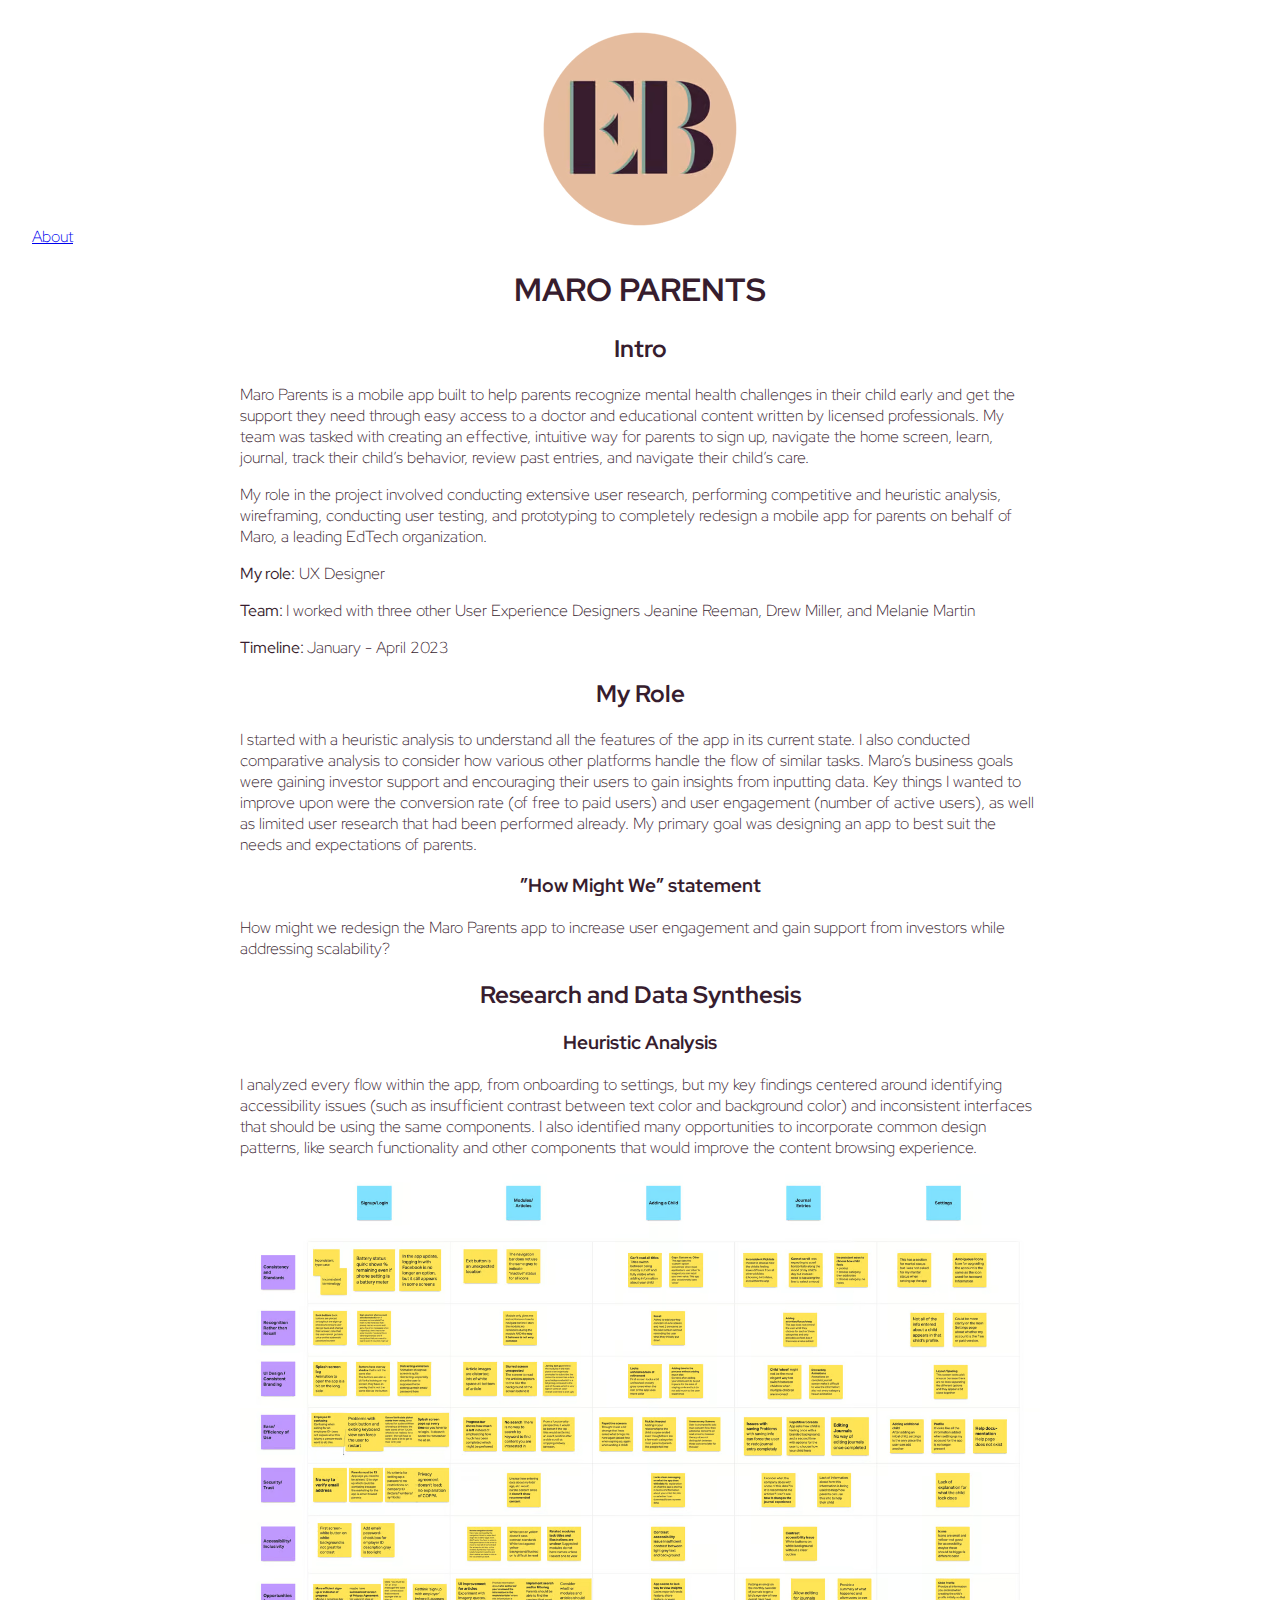
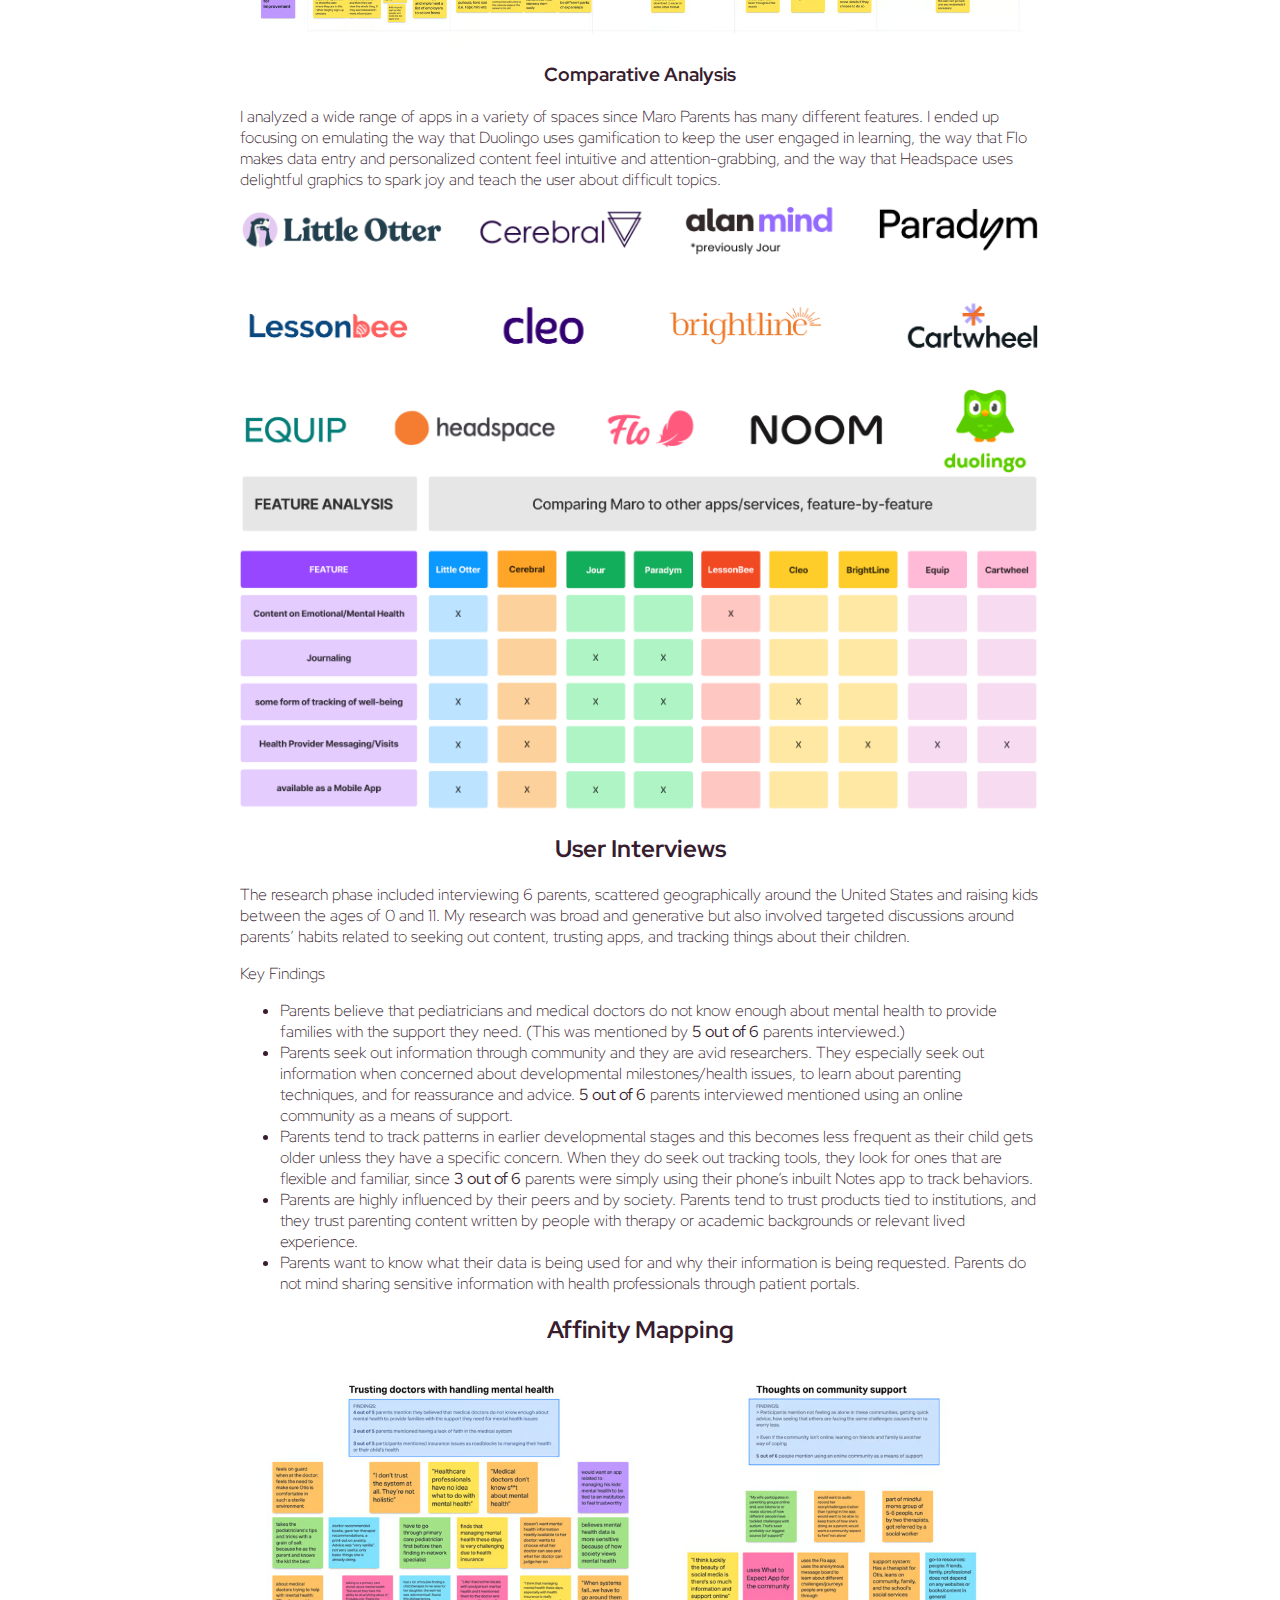
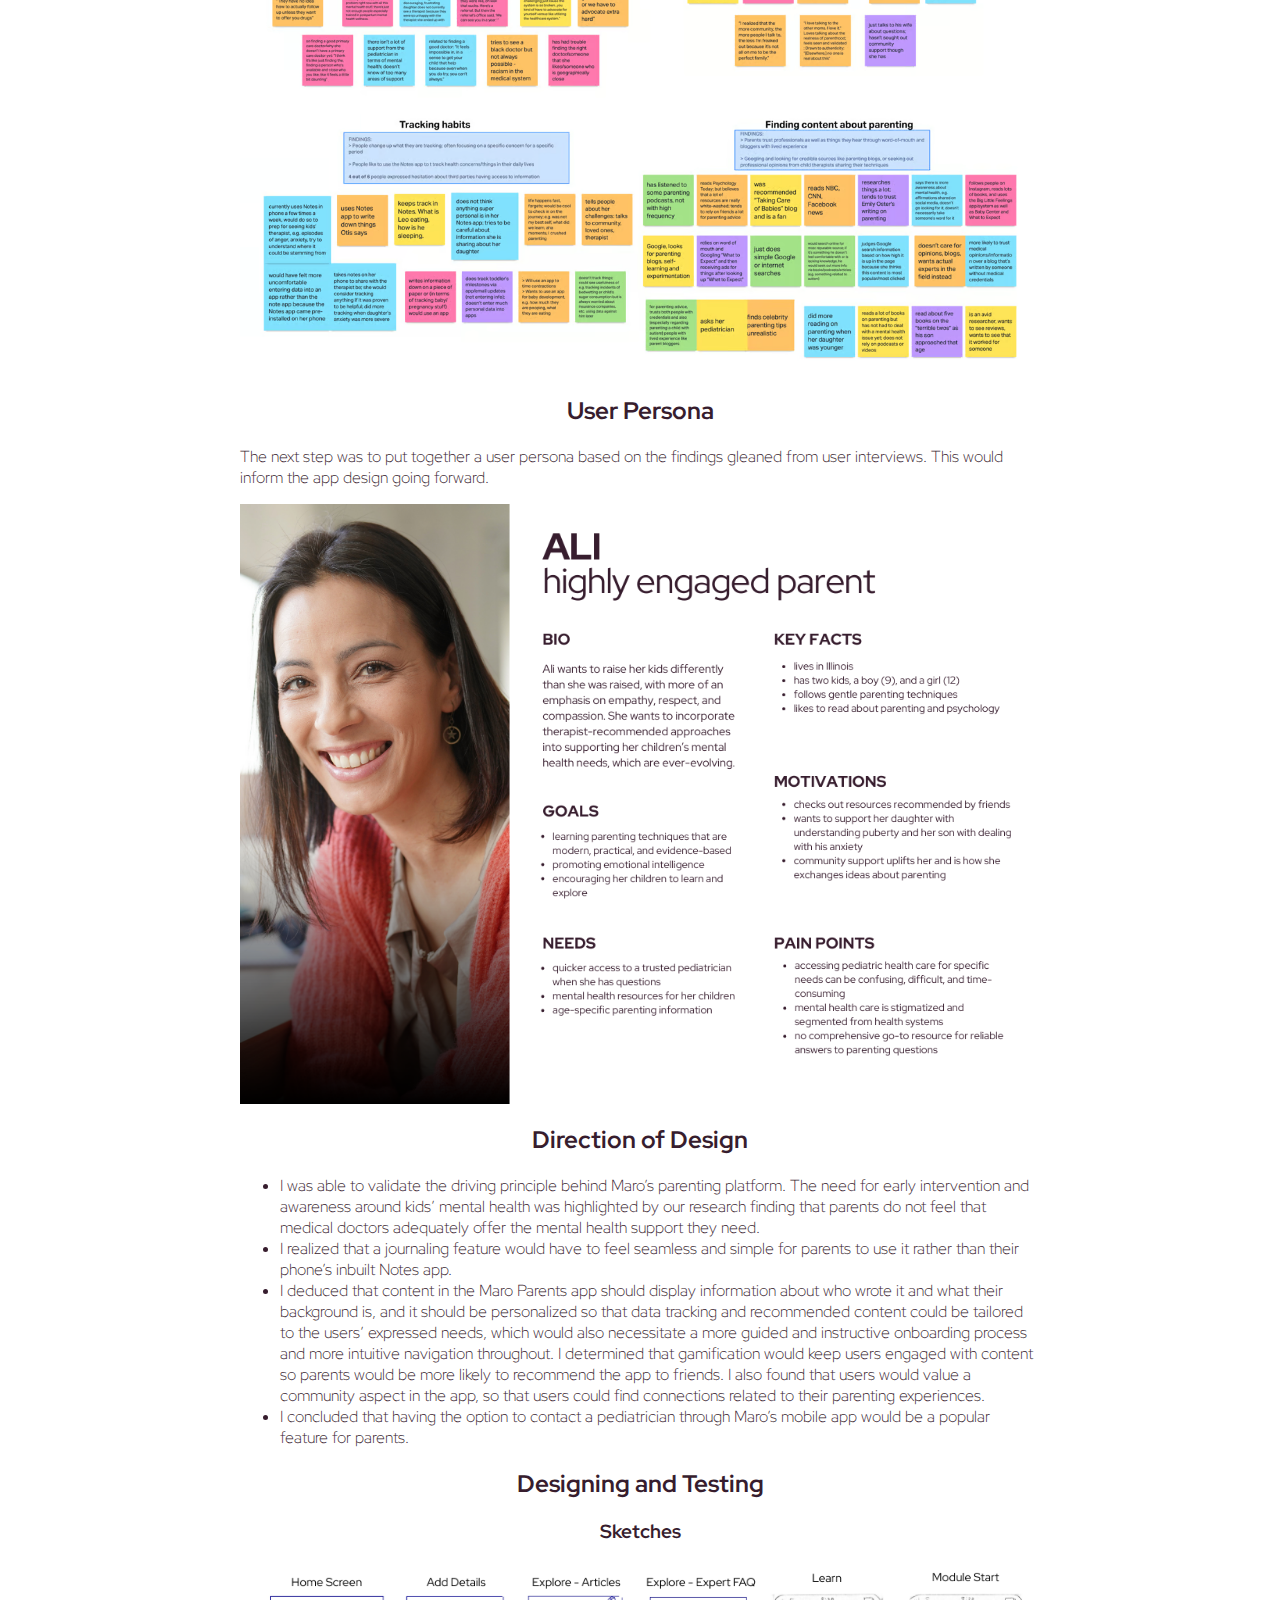
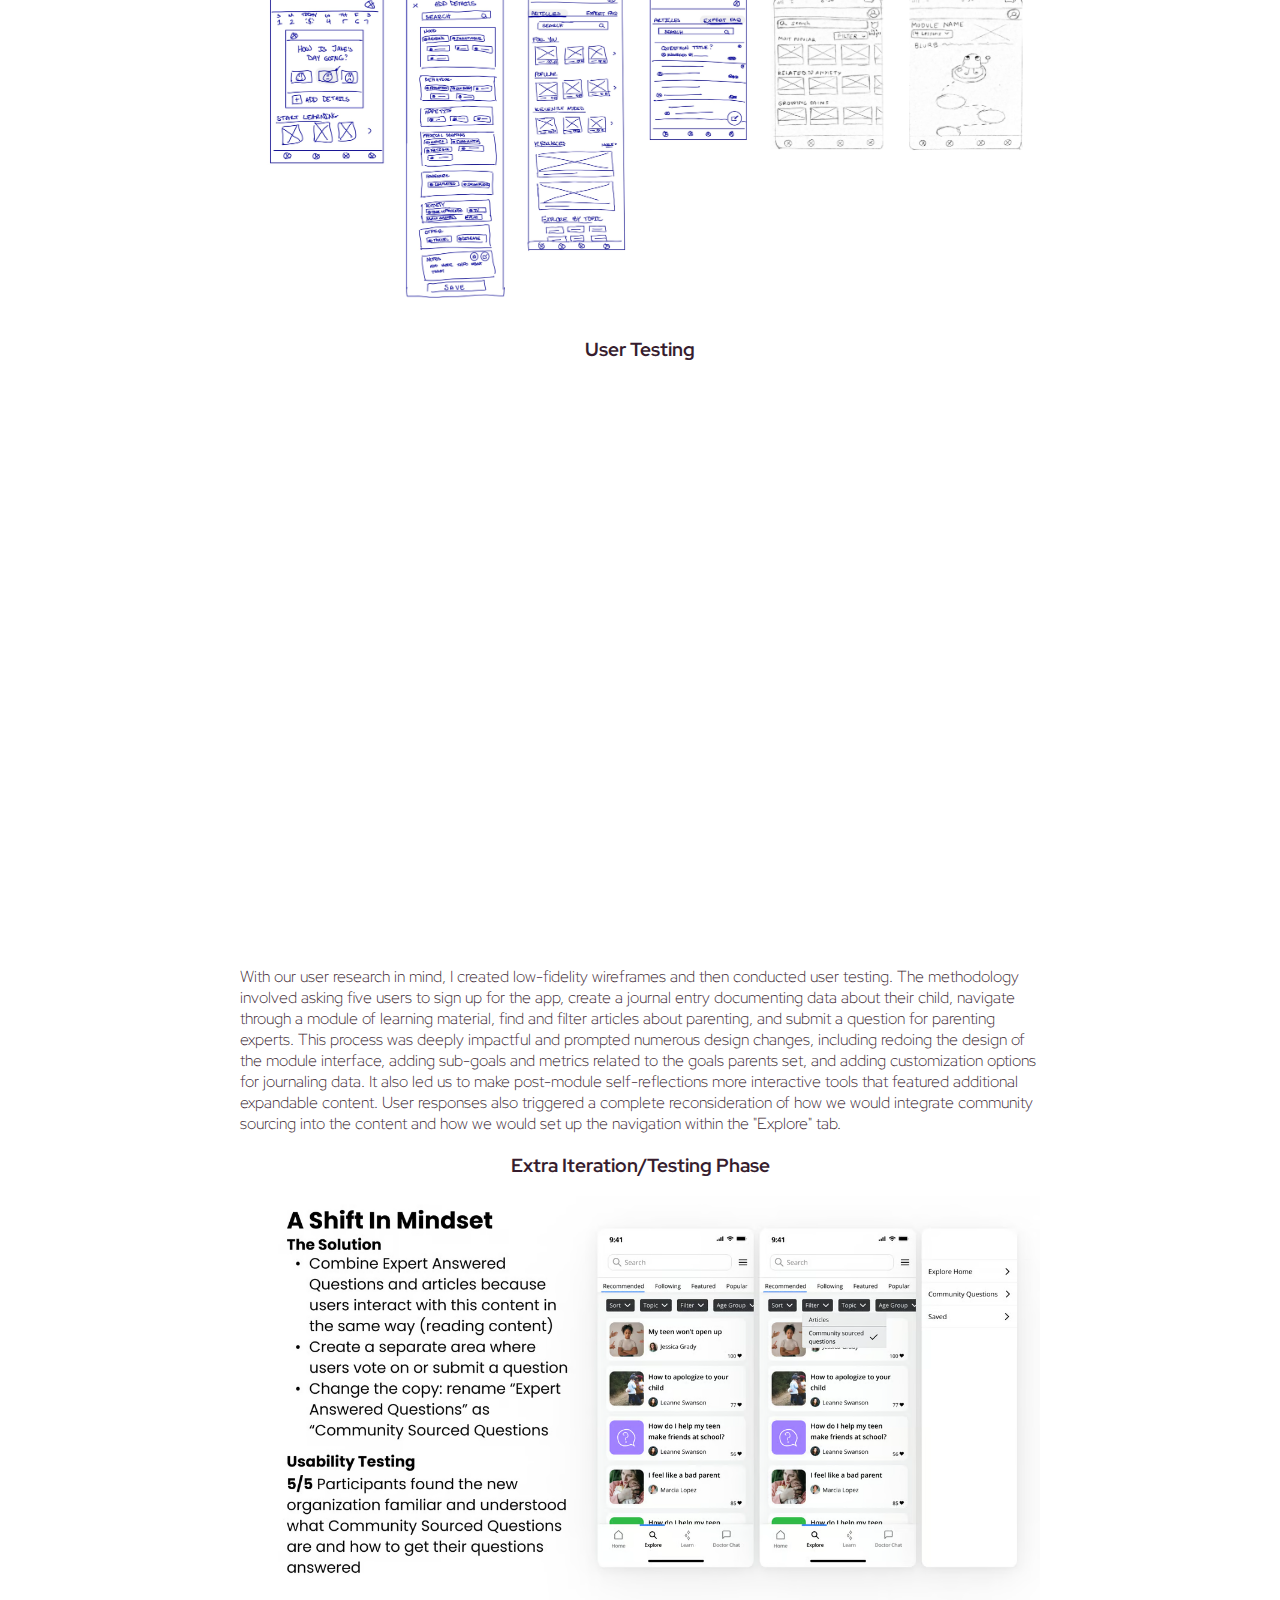
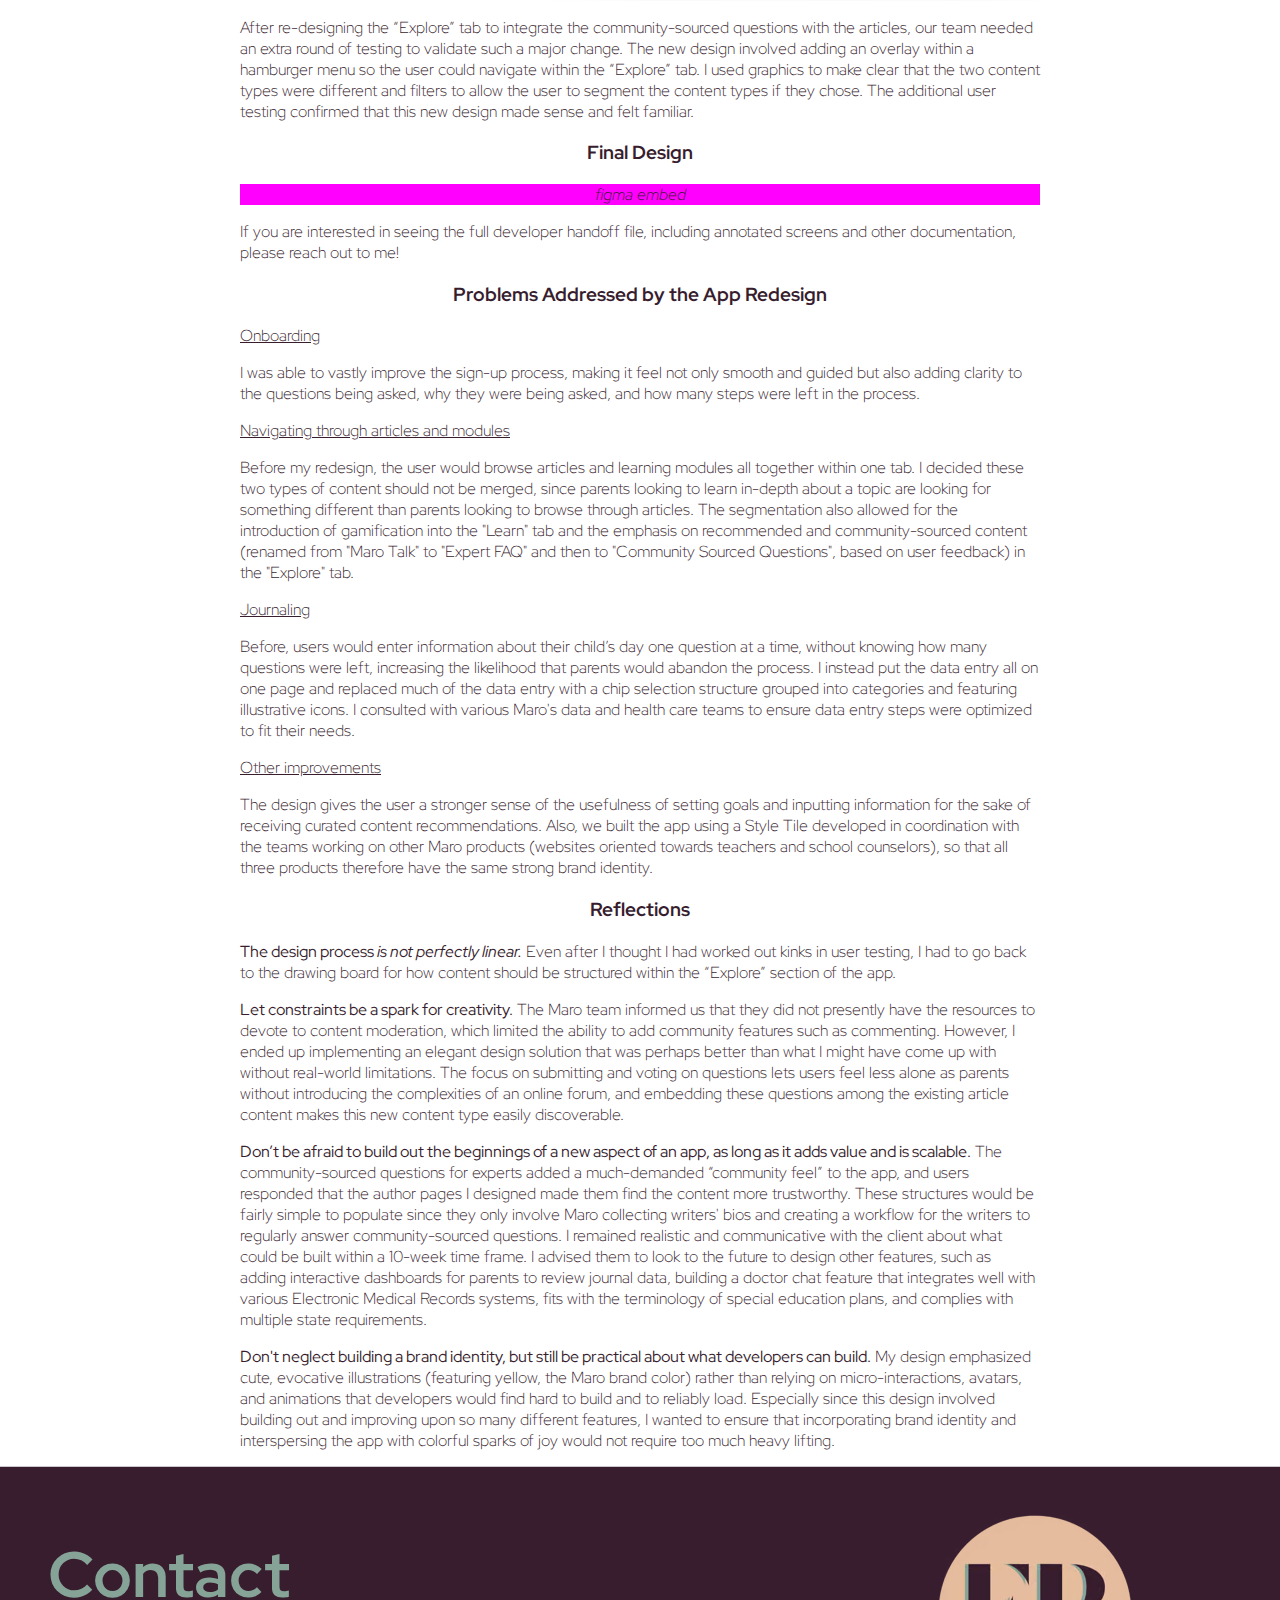
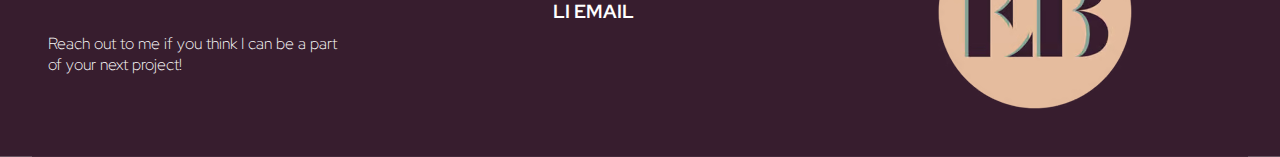
<file: index.html>
<html>

<head>
	<meta http-equiv="Content-Type" content="text/html; charset=UTF-8">
	<title>
		Emily Boyd Portfolio
	</title>
	<link href="main.css" rel="stylesheet">
	<link rel="icon" type="image/x-icon" href="/images/logo.avif">
	<link rel="preconnect" href="https://fonts.googleapis.com">
	<link rel="preconnect" href="https://fonts.gstatic.com" crossorigin>
	<link href="https://fonts.googleapis.com/css2?family=Red+Hat+Display:ital,wght@0,300;0,400;0,700;1,300;1,900&display=swap" rel="stylesheet">
</head>

<body>
	<div class="image-container">
		<img src="images/logo.avif" />
	</div>
	<a href="about.html">About</a>
	<h1>MARO PARENTS</h1>
	<section class="content">
		<h2>Intro</h2>
		<p>Maro Parents is a mobile app built to help parents recognize mental health challenges in their child early
			and get the support they need through easy access to a doctor and educational content written by licensed
			professionals. My team was tasked with creating an effective, intuitive way for parents to sign up, navigate
			the home screen, learn, journal, track their child’s behavior, review past entries, and navigate their
			child’s care.</p>

		<p>My role in the project involved conducting extensive user research, performing competitive and heuristic
			analysis, wireframing, conducting user testing, and prototyping to completely redesign a mobile app for
			parents on behalf of Maro, a leading EdTech organization.</p>

		<p><b>My role:</b> UX Designer</p>
		<p><b>Team: </b>I worked with three other User Experience Designers Jeanine Reeman, Drew Miller, and Melanie
			Martin</p>
		<p><b>Timeline: </b>January - April 2023</p>


		<h2>My Role</h2>

		<p>I started with a heuristic analysis to understand all the features of the app in its current state. I also
			conducted
			comparative analysis to consider how various other platforms handle the flow of similar tasks. Maro’s
			business goals
			were gaining investor support and encouraging their users to gain insights from inputting data. Key things I
			wanted
			to improve upon were the conversion rate (of free to paid users) and user engagement (number of active
			users), as
			well as limited user research that had been performed already. My primary goal was designing an app to best
			suit the
			needs and expectations of parents.</p>

		<h3>”How Might We” statement</h3>

		<p>How might we redesign the Maro Parents app to increase user engagement and gain support from investors while
			addressing scalability?</p>


		<h2>Research and Data Synthesis</h2>

		<h3>Heuristic Analysis</h3>

		<p>I analyzed every flow within the app, from onboarding to settings, but my key findings centered around
			identifying
			accessibility issues (such as insufficient contrast between text color and background color) and
			inconsistent
			interfaces that should be using the same components. I also identified many opportunities to incorporate
			common
			design patterns, like search functionality and other components that would improve the content browsing
			experience.
		</p>

		<div class="image-container">
			<a href="images/maro/heuristic-analysis-chart.avif">
				<img src="images/maro/heuristic-analysis-chart.avif" />
			</a>
		</div>

		<h3>Comparative Analysis</h3>

		<p>I analyzed a wide range of apps in a variety of spaces since Maro Parents has many different features. I
			ended up
			focusing on emulating the way that Duolingo uses gamification to keep the user engaged in learning, the way
			that Flo
			makes data entry and personalized content feel intuitive and attention-grabbing, and the way that Headspace
			uses
			delightful graphics to spark joy and teach the user about difficult topics. </p>

		<div class="image-container">
			<img src="images/maro/competitive-logos.png" />
		</div>
		<div class="image-container">
			<img src="images/maro/comparison-table.png" />
		</div>

		<h2>User Interviews</h2>

		<p>The research phase included interviewing 6 parents, scattered geographically around the United States and
			raising
			kids between the ages of 0 and 11. My research was broad and generative but also involved targeted
			discussions
			around parents’ habits related to seeking out content, trusting apps, and tracking things about their
			children.</p>

		<p>Key Findings</p>

		<ul>
			<li> Parents believe that pediatricians and medical doctors do not know enough about mental health to
				provide
				families with the support they need. (This was mentioned by <b>5 out of 6</b> parents interviewed.)</li>

			<li>Parents seek out information through community and they are avid researchers. They especially seek out
				information when concerned about developmental milestones/health issues, to learn about parenting
				techniques,
				and for reassurance and advice. <b>5 out of 6</b> parents interviewed mentioned using an online
				community as a
				means of
				support. </li>

			<li>Parents tend to track patterns in earlier developmental stages and this becomes less frequent as their
				child
				gets older unless they have a specific concern. When they do seek out tracking tools, they look for ones
				that
				are flexible and familiar, since <b>3 out of 6</b> parents were simply using their phone’s inbuilt Notes
				app to
				track
				behaviors. </li>

			<li>Parents are highly influenced by their peers and by society. Parents tend to trust products tied to
				institutions, and they trust parenting content written by people with therapy or academic backgrounds or
				relevant lived experience. </li>

			<li>Parents want to know what their data is being used for and why their information is being requested.
				Parents do
				not mind sharing sensitive information with health professionals through patient portals. </li>
		</ul>

		<h2>Affinity Mapping</h2>

		<div class="image-container">
			<img src="images/maro/affinity-maps.avif" />
		</div>

		<h2>User Persona</h2>

		<p>The next step was to put together a user persona based on the findings gleaned from user interviews. This
			would
			inform the app design going forward.</p>

		<div class="image-container">
			<img src="images/maro/ali.png" />
		</div>

		<h2>Direction of Design</h2>

		<ul>
			<li>I was able to validate the driving principle behind Maro’s parenting platform. The need for early
				intervention
				and awareness around kids’ mental health was highlighted by our research finding that parents do not
				feel that
				medical doctors adequately offer the mental health support they need.</li>

			<li>I realized that a journaling feature would have to feel seamless and simple for parents to use it rather
				than
				their phone’s inbuilt Notes app.</li>

			<li>I deduced that content in the Maro Parents app should display information about who wrote it and what
				their
				background is, and it should be personalized so that data tracking and recommended content could be
				tailored to
				the users’ expressed needs, which would also necessitate a more guided and instructive onboarding
				process and
				more intuitive navigation throughout. I determined that gamification would keep users engaged with
				content so
				parents would be more likely to recommend the app to friends. I also found that users would value a
				community
				aspect in the app, so that users could find connections related to their parenting experiences.</li>

			<li>I concluded that having the option to contact a pediatrician through Maro’s mobile app would be a
				popular
				feature for parents.</li>
		</ul>
		<h2>Designing and Testing</h2>
		<h3>Sketches</h3>
		<div class="image-container">
			<img src="images/maro/sketches.webp" />
		</div>
		<h3>User Testing</h3>
		<iframe
			src="https://docs.google.com/presentation/d/e/2PACX-1vSoV8vPFGRs7RX8fALkQcvmNK7Dr68an-SN_-QXe3y9qiHBAm2S5KqIttQ2vop9btREpxL-unBz1i8F/embed?start=false&loop=false&delayms=3000"
			frameborder="0" width="960" height="569" allowfullscreen="true" mozallowfullscreen="true"
			webkitallowfullscreen="true"></iframe>
		<p>With our user research in mind, I created low-fidelity wireframes and then conducted user testing. The
			methodology involved asking five users to sign up for the app, create a journal entry documenting data about
			their child, navigate through a module of learning material, find and filter articles about parenting, and
			submit a question for parenting experts. This process was deeply impactful and prompted numerous design
			changes, including redoing the design of the module interface, adding sub-goals and metrics related to the
			goals parents set, and adding customization options for journaling data. It also led us to make post-module
			self-reflections more interactive tools that featured additional expandable content. User responses also
			triggered a complete reconsideration of how we would integrate community sourcing into the content and how
			we would set up the navigation within the "Explore" tab.</p>
		<h3>Extra Iteration/Testing Phase</h3>

		<div class="image-container">
			<img src="images/maro/shift-in-mindset.avif" />
		</div>
		<p>After re-designing the “Explore” tab to integrate the community-sourced questions with the articles, our team
			needed an extra round of testing to validate such a major change. The new design involved adding an overlay
			within a hamburger menu so the user could navigate within the “Explore” tab. I used graphics to make clear
			that the two content types were different and filters to allow the user to segment the content types if they
			chose. The additional user testing confirmed that this new design made sense and felt familiar. </p>
		<h3>Final Design</h3>
		<p class="todo"><i>figma embed</i></p>
		<p>If you are interested in seeing the full developer handoff file, including annotated screens and other
			documentation, please reach out to me!</p>
		<h3>Problems Addressed by the App Redesign</h3>
		<u>Onboarding</u>
		<p>I was able to vastly improve the sign-up process, making it feel not only smooth and guided but also adding
			clarity to the questions being asked, why they were being asked, and how many steps were left in the
			process.</p>
		<u>Navigating through articles and modules</u>
		<p>Before my redesign, the user would browse articles and learning modules all together within one tab. I
			decided these two types of content should not be merged, since parents looking to learn in-depth about a
			topic are looking for something different than parents looking to browse through articles. The segmentation
			also allowed for the introduction of gamification into the "Learn" tab and the emphasis on recommended and
			community-sourced content (renamed from "Maro Talk" to "Expert FAQ" and then to "Community Sourced
			Questions", based on user feedback) in the "Explore" tab.</p>
		<u>Journaling</u>
		<p>Before, users would enter information about their child’s day one question at a time, without knowing how
			many questions were left, increasing the likelihood that parents would abandon the process. I instead put
			the data entry all on one page and replaced much of the data entry with a chip selection structure grouped
			into categories and featuring illustrative icons. I consulted with various Maro's data and health care teams
			to ensure data entry steps were optimized to fit their needs.</p>
		<u>Other improvements</u>
		<p>The design gives the user a stronger sense of the usefulness of setting goals and inputting information for
			the sake of receiving curated content recommendations. Also, we built the app using a Style Tile developed
			in coordination with the teams working on other Maro products (websites oriented towards teachers and school
			counselors), so that all three products therefore have the same strong brand identity.</p>
		<h3>Reflections</h3>
		<p><b>The design process <i>is not perfectly linear.</i></b> Even after I thought I had worked out kinks in user
			testing, I had to go back to the drawing board for how content should be structured within the “Explore”
			section of the app.</p>
		<p><b>Let constraints be a spark for creativity.</b> The Maro team informed us that they did not presently have
			the resources to devote to content moderation, which limited the ability to add community features such as
			commenting. However, I ended up implementing an elegant design solution that was perhaps better than what I
			might have come up with without real-world limitations. The focus on submitting and voting on questions lets
			users feel less alone as parents without introducing the complexities of an online forum, and embedding
			these questions among the existing article content makes this new content type easily discoverable.</p>
		<p><b>Don’t be afraid to build out the beginnings of a new aspect of an app, as long as it adds value and is
				scalable.</b> The community-sourced questions for experts added a much-demanded “community feel” to the
			app, and users responded that the author pages I designed made them find the content more trustworthy. These
			structures would be fairly simple to populate since they only involve Maro collecting writers' bios and
			creating a workflow for the writers to regularly answer community-sourced questions. I remained realistic
			and communicative with the client about what could be built within a 10-week time frame. I advised them to
			look to the future to design other features, such as adding interactive dashboards for parents to review
			journal data, building a doctor chat feature that integrates well with various Electronic Medical Records
			systems, fits with the terminology of special education plans, and complies with multiple state
			requirements. </p>
		<p><b>Don't neglect building a brand identity, but still be practical about what developers can build.</b> My
			design emphasized cute, evocative illustrations (featuring yellow, the Maro brand color) rather than relying
			on micro-interactions, avatars, and animations that developers would find hard to build and to reliably
			load. Especially since this design involved building out and improving upon so many different features, I
			wanted to ensure that incorporating brand identity and interspersing the app with colorful sparks of joy
			would not require too much heavy lifting.</p>
	</section>

	<section class="footer full-bleed">
		<div class="footer-copy">
			<h2>Contact</h2>
			<p>Reach out to me if you think I can be a part of your next project!</p>
		</div>
		<div class="footer-links">
			<h3>LI EMAIL</h3>
		</div>
		<div class="image-container">
			<img src="images/logo.avif" />
		</div>
	</section>
</body>

</html>
</file>
<file: main.css>
body {
    font-family: "Red Hat Display", Helvetica, sans-serif;
    font-weight: 300;
    color: rgb(55, 29, 46);
    padding: 2rem 2rem 0 2rem;
    margin: 0;
}

h1 {
    font-weight: 700;
}

h1,
h2,
h3,
.image-container {
    text-align: center;
}

img {
    max-width: 100%;
}

iframe {
    max-width: 100%;
}

.content {
    max-width: 800px;
    margin: auto;
}

.todo {
    text-align: center;
    background-color: magenta;
}

.footer {
    /* --auto-grid-min-size: 16rem; */
    /* gap: 1rem; */

    /* grid-template-columns: repeat(auto-fill, minmax(var(--auto-grid-min-size), 1fr));
    grid-template-rows: 200px; */

    padding: 3rem 1rem;
    background-color: rgb(55, 29, 46);
    color: white;
    display: flex;
    flex-wrap: wrap;
    justify-content: center;
}

.footer > * {
    align-self: center;
    min-width: 250px;
    flex: 1 0;
}

.footer h2 {
    color: rgb(134, 163, 151);
    text-align: left;
    font-size: 64px;
    padding: unset;
    margin: unset;
}

.footer-copy {
    max-width: 300px;
}

.footer-links {
    padding: 3rem;
}

.footer .image-container {
    max-height: 100%;
    max-width: 100%;
}

.footer img {
    max-height: 100%;
}

.full-bleed {
    box-shadow: 0 0 0 100vmax rgb(55, 29, 46);
    clip-path: inset(0 -100vmax);
}
</file>
